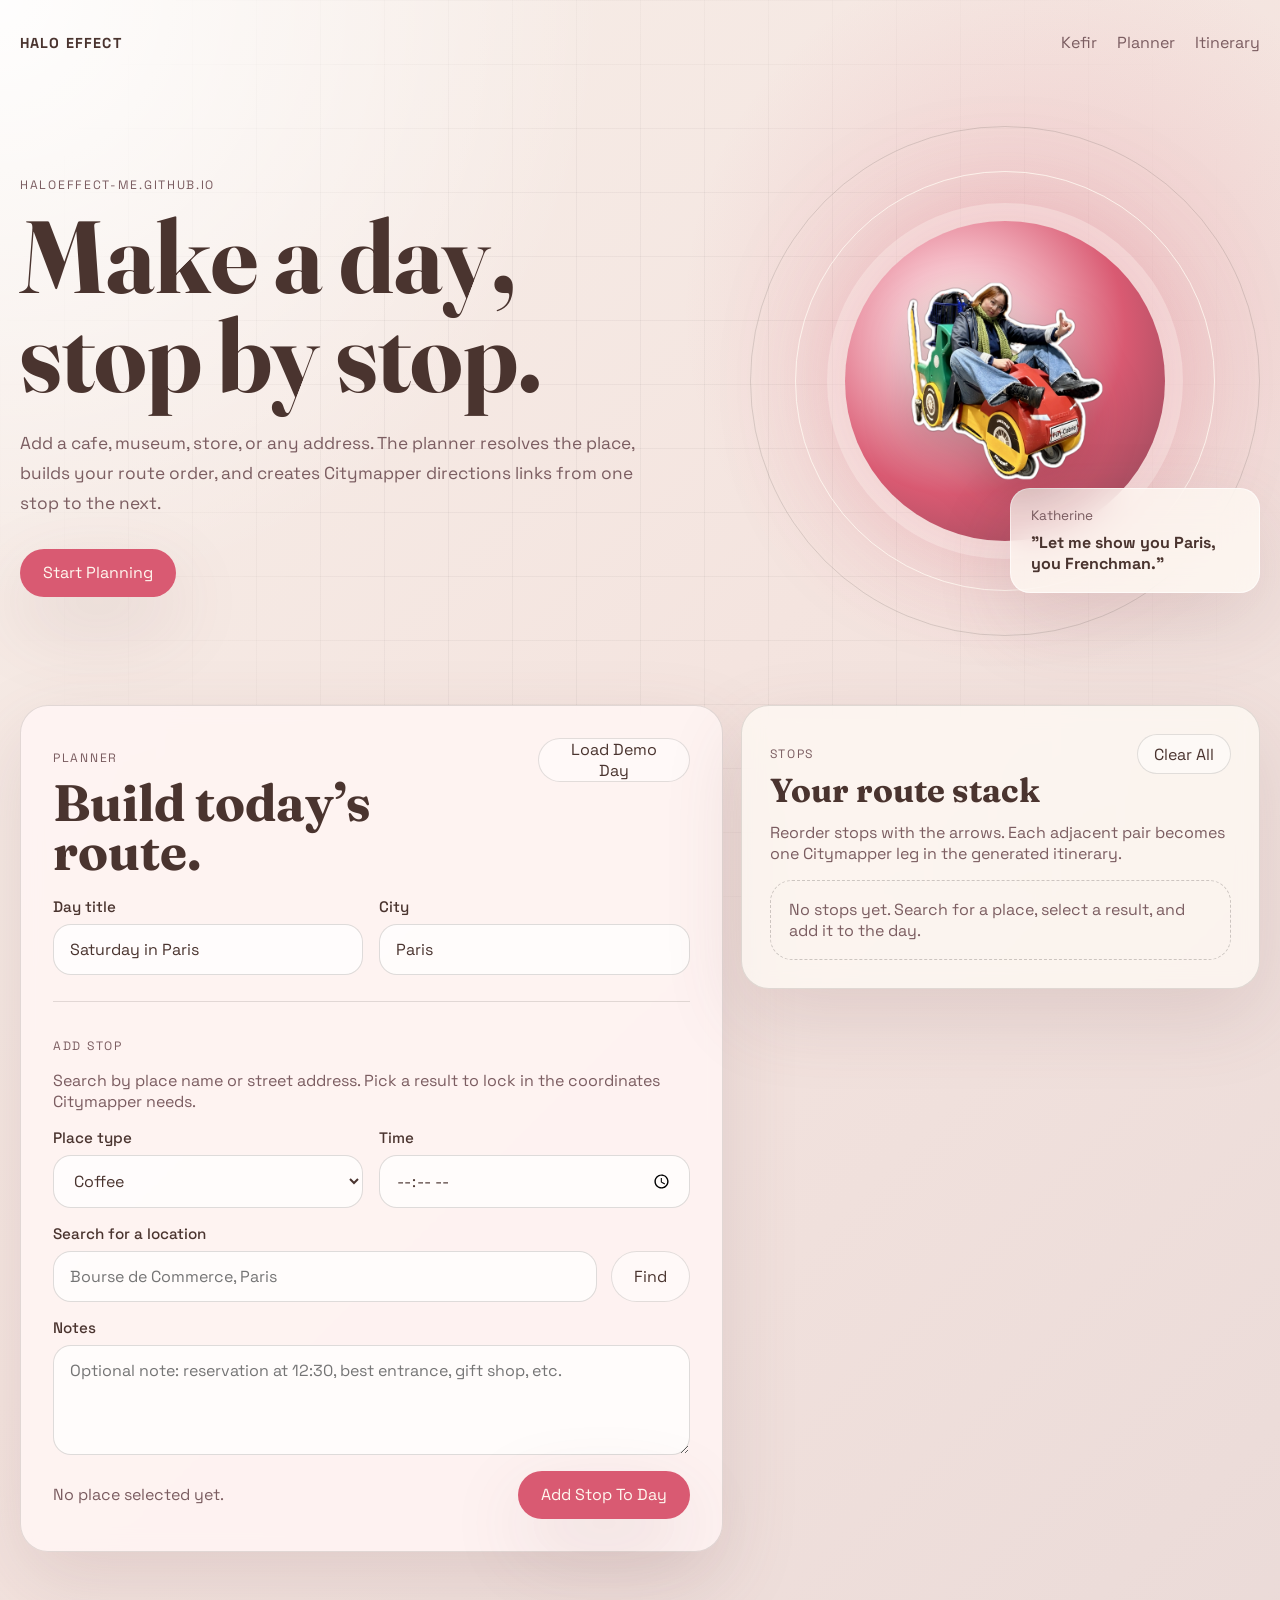
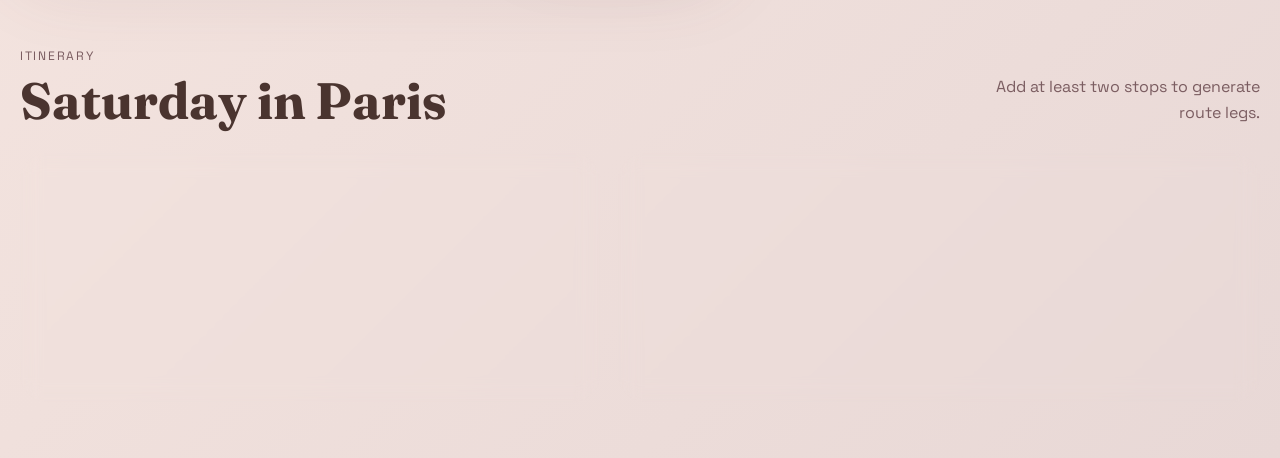
<file: index.html>
<!doctype html>
<html lang="en">
  <head>
    <meta charset="UTF-8" />
    <meta name="viewport" content="width=device-width, initial-scale=1.0" />
    <title>Halo Effect | Day Planner</title>
    <meta
      name="description"
      content="Plan a day by adding places, arranging stops, and generating Citymapper links between each leg."
    />
    <meta property="og:title" content="Halo Effect | Day Planner" />
    <meta
      property="og:description"
      content="Create a lightweight day itinerary with place lookup and Citymapper links."
    />
    <meta property="og:type" content="website" />
    <link rel="preconnect" href="https://fonts.googleapis.com" />
    <link rel="preconnect" href="https://fonts.gstatic.com" crossorigin />
    <link
      href="https://fonts.googleapis.com/css2?family=Space+Grotesk:wght@400;500;700&family=Fraunces:opsz,wght@9..144,600;9..144,700&display=swap"
      rel="stylesheet"
    />
    <link rel="stylesheet" href="styles.css" />
  </head>
  <body>
    <div class="page-shell">
      <header class="site-header">
        <a class="brand" href="#top">Halo Effect</a>
        <nav class="site-nav" aria-label="Primary">
          <a href="kefir.html">Kefir</a>
          <a href="#planner">Planner</a>
          <a href="#itinerary">Itinerary</a>
        </nav>
      </header>

      <main id="top">
        <section class="hero reveal">
          <div class="hero-copy">
            <p class="eyebrow">haloeffect-me.github.io</p>
            <h1>Make a day, stop by stop.</h1>
            <p class="lede">
              Add a cafe, museum, store, or any address. The planner resolves the
              place, builds your route order, and creates Citymapper directions
              links from one stop to the next.
            </p>
            <div class="hero-actions">
              <a class="button button-primary" href="#planner">Start Planning</a>
            </div>
          </div>

          <div class="hero-orbit" aria-hidden="true">
            <div class="orb orb-core"></div>
            <img
              class="orb-sticker"
              src="katherine_sticker.png"
              alt=""
            />
            <div class="orb orb-ring orb-ring-one"></div>
            <div class="orb orb-ring orb-ring-two"></div>
            <div class="signal-card">
              <span>Katherine</span>
              <strong>"Let me show you Paris, you Frenchman."</strong>
            </div>
          </div>
        </section>

        <section class="planner-layout reveal" id="planner">
          <article class="panel panel-highlight planner-panel">
            <div class="panel-head">
              <div>
                <p class="panel-label">Planner</p>
                <h2>Build today’s route.</h2>
              </div>
              <button class="ghost-button" id="load-demo" type="button">
                Load Demo Day
              </button>
            </div>

            <form class="day-form" id="stop-form">
              <div class="field-grid">
                <label class="field">
                  <span>Day title</span>
                  <input
                    id="day-title"
                    name="dayTitle"
                    type="text"
                    value="Saturday in Paris"
                    placeholder="Saturday in Paris"
                  />
                </label>

                <label class="field">
                  <span>City</span>
                  <input
                    id="day-city"
                    name="city"
                    type="text"
                    value="Paris"
                    placeholder="Paris"
                  />
                </label>
              </div>

              <div class="divider"></div>

              <div class="panel-head">
                <div>
                  <p class="panel-label">Add stop</p>
                  <p class="subtle">
                    Search by place name or street address. Pick a result to lock
                    in the coordinates Citymapper needs.
                  </p>
                </div>
              </div>

              <div class="field-grid">
                <label class="field">
                  <span>Place type</span>
                  <select id="stop-type" name="type">
                    <option value="Coffee">Coffee</option>
                    <option value="Museum">Museum</option>
                    <option value="Store">Store</option>
                    <option value="Lunch">Lunch</option>
                    <option value="Walk">Walk</option>
                    <option value="Other">Other</option>
                  </select>
                </label>

                <label class="field">
                  <span>Time</span>
                  <input id="stop-time" name="time" type="time" />
                </label>
              </div>

              <label class="field">
                <span>Search for a location</span>
                <div class="search-row">
                  <input
                    id="stop-query"
                    name="query"
                    type="text"
                    placeholder="Bourse de Commerce, Paris"
                    autocomplete="off"
                    required
                  />
                  <button class="button button-secondary" id="search-button" type="button">
                    Find
                  </button>
                </div>
              </label>

              <div class="results-shell" id="search-results" hidden>
                <p class="results-title">Choose a result</p>
                <div class="results-list" id="results-list"></div>
              </div>

              <label class="field">
                <span>Notes</span>
                <textarea
                  id="stop-notes"
                  name="notes"
                  rows="3"
                  placeholder="Optional note: reservation at 12:30, best entrance, gift shop, etc."
                ></textarea>
              </label>

              <div class="form-actions">
                <div class="selection-status" id="selection-status">
                  No place selected yet.
                </div>
                <button class="button button-primary" type="submit">
                  Add Stop To Day
                </button>
              </div>
            </form>
          </article>

          <aside class="panel side-panel">
            <div class="panel-head">
              <div>
                <p class="panel-label">Stops</p>
                <h3>Your route stack</h3>
              </div>
              <button class="ghost-button" id="clear-all" type="button">
                Clear All
              </button>
            </div>
            <p class="subtle">
              Reorder stops with the arrows. Each adjacent pair becomes one
              Citymapper leg in the generated itinerary.
            </p>
            <div class="stop-list" id="stop-list"></div>
          </aside>
        </section>

        <section class="itinerary-section reveal" id="itinerary">
          <div class="section-heading">
            <div>
              <p class="eyebrow">Itinerary</p>
              <h2 id="itinerary-title">Saturday in Paris</h2>
            </div>
            <div class="itinerary-summary" id="itinerary-summary">
              Add at least two stops to generate route legs.
            </div>
          </div>

          <div class="itinerary-grid">
            <article class="panel timeline-panel">
              <div class="panel-head">
                <div>
                  <p class="panel-label">Stops</p>
                  <h3>Planned sequence</h3>
                </div>
              </div>
              <div class="timeline" id="timeline"></div>
            </article>

            <article class="panel legs-panel">
              <div class="panel-head">
                <div>
                  <p class="panel-label">Directions</p>
                  <h3>Citymapper legs</h3>
                </div>
              </div>
              <div class="legs-list" id="legs-list"></div>
              <div class="saved-plan-actions">
                <button class="button button-primary" id="share-whatsapp-bottom" type="button">
                  Share on WhatsApp
                </button>
              </div>
            </article>
          </div>
        </section>

      </main>
    </div>

    <script src="script.js"></script>
  </body>
</html>
</file>
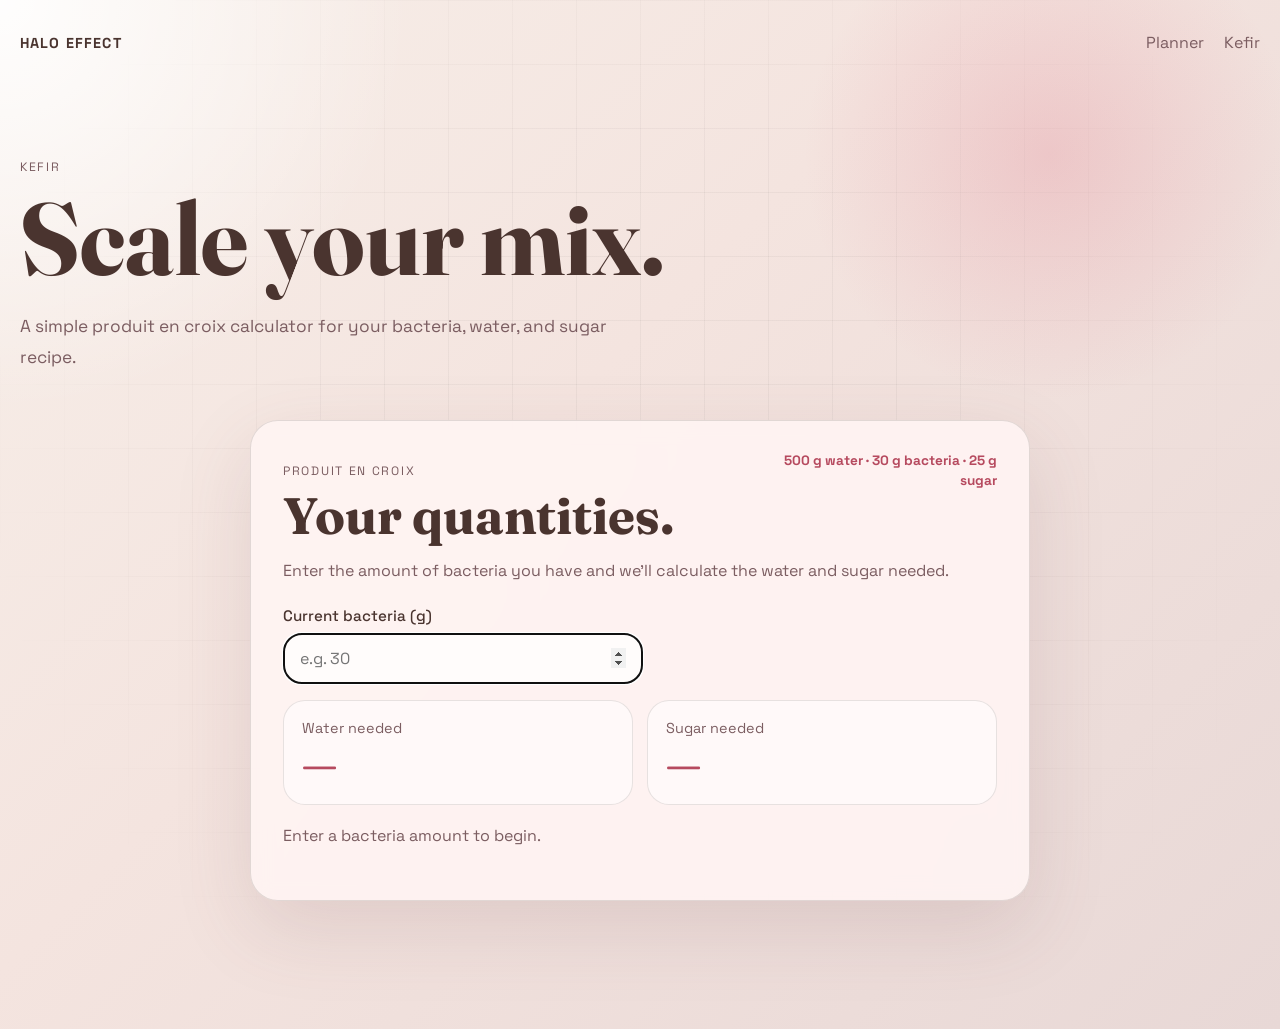
<file: kefir.html>
<!doctype html>
<html lang="en">
  <head>
    <meta charset="UTF-8" />
    <meta name="viewport" content="width=device-width, initial-scale=1.0" />
    <title>Kefir | Ingredient Calculator</title>
    <meta name="description" content="Scale water and sugar quantities from your available bacteria." />
    <link rel="preconnect" href="https://fonts.googleapis.com" />
    <link rel="preconnect" href="https://fonts.gstatic.com" crossorigin />
    <link href="https://fonts.googleapis.com/css2?family=Space+Grotesk:wght@400;500;700&family=Fraunces:opsz,wght@9..144,600;9..144,700&display=swap" rel="stylesheet" />
    <link rel="stylesheet" href="styles.css" />
  </head>
  <body>
    <div class="page-shell">
      <header class="site-header">
        <a class="brand" href="index.html">Halo Effect</a>
        <nav class="site-nav" aria-label="Primary">
          <a href="index.html">Planner</a>
          <a href="kefir.html" aria-current="page">Kefir</a>
        </nav>
      </header>

      <main id="top">
        <section class="kefir-hero reveal">
          <p class="eyebrow">Kefir</p>
          <h1>Scale your mix.</h1>
          <p class="lede">A simple produit en croix calculator for your bacteria, water, and sugar recipe.</p>
        </section>

        <section class="recipe-section reveal" aria-labelledby="calculator-title">
          <article class="panel panel-highlight recipe-calculator">
            <div class="panel-head">
              <div>
                <p class="panel-label">Produit en croix</p>
                <h2 id="calculator-title">Your quantities.</h2>
              </div>
              <span class="recipe-ratio">500 g water · 30 g bacteria · 25 g sugar</span>
            </div>
            <p class="subtle">Enter the amount of bacteria you have and we’ll calculate the water and sugar needed.</p>
            <div class="recipe-input-row">
              <label class="field">
                <span>Current bacteria (g)</span>
                <input id="bacteria-grams" type="number" inputmode="decimal" min="0" step="any" placeholder="e.g. 30" aria-describedby="recipe-message" autofocus />
              </label>
            </div>
            <div class="recipe-results" aria-live="polite">
              <div class="recipe-result"><span>Water needed</span><strong id="water-result">—</strong></div>
              <div class="recipe-result"><span>Sugar needed</span><strong id="sugar-result">—</strong></div>
            </div>
            <p class="recipe-message subtle" id="recipe-message">Enter a bacteria amount to begin.</p>
          </article>
        </section>
      </main>
    </div>
    <script src="kefir.js"></script>
  </body>
</html>
</file>
<file: styles.css>
:root {
  --bg: #f7efe9;
  --bg-deep: #e8d8d6;
  --text: #4a342f;
  --muted: #7b5d61;
  --line: rgba(21, 17, 13, 0.12);
  --panel: rgba(255, 251, 246, 0.72);
  --panel-strong: rgba(255, 244, 243, 0.9);
  --panel-dark: rgba(74, 52, 47, 0.94);
  --accent: #d95a72;
  --accent-strong: #b64a5f;
  --accent-soft: #f2a3b3;
  --shadow: 0 28px 80px rgba(113, 71, 76, 0.14);
  --radius: 28px;
}

* {
  box-sizing: border-box;
}

html {
  scroll-behavior: smooth;
}

body {
  margin: 0;
  min-height: 100vh;
  color: var(--text);
  font-family: "Space Grotesk", sans-serif;
  background:
    radial-gradient(circle at top left, rgba(255, 255, 255, 0.92), transparent 25%),
    radial-gradient(circle at 82% 15%, rgba(217, 90, 114, 0.2), transparent 18%),
    linear-gradient(135deg, var(--bg) 0%, #f4e4df 42%, var(--bg-deep) 100%);
}

body::before {
  content: "";
  position: fixed;
  inset: 0;
  pointer-events: none;
  background-image:
    linear-gradient(rgba(21, 17, 13, 0.04) 1px, transparent 1px),
    linear-gradient(90deg, rgba(21, 17, 13, 0.04) 1px, transparent 1px);
  background-size: 64px 64px;
  mask-image: radial-gradient(circle at center, black 36%, transparent 85%);
}

button,
input,
select,
textarea {
  font: inherit;
}

.page-shell {
  width: min(1240px, calc(100% - 32px));
  margin: 0 auto;
  padding: 24px 0 56px;
}

.site-header {
  display: flex;
  justify-content: space-between;
  align-items: center;
  gap: 24px;
  padding: 8px 0 24px;
}

.brand,
.site-nav a {
  color: var(--text);
  text-decoration: none;
}

.brand {
  font-size: 0.9rem;
  font-weight: 700;
  letter-spacing: 0.08em;
  text-transform: uppercase;
}

.site-nav {
  display: flex;
  gap: 20px;
  flex-wrap: wrap;
}

.site-nav a,
.subtle {
  color: var(--muted);
}

.auth-compact {
  display: flex;
  align-items: center;
  justify-content: flex-end;
  gap: 8px;
  flex-wrap: wrap;
  padding: 10px 12px;
  border: 1px solid var(--line);
  border-radius: 18px;
  background: rgba(255, 251, 246, 0.74);
  backdrop-filter: blur(10px);
}

.auth-compact-row {
  margin: 0 auto 18px 0;
  width: fit-content;
  max-width: 100%;
}

.auth-compact-label {
  font-size: 0.76rem;
  letter-spacing: 0.14em;
  text-transform: uppercase;
  color: var(--muted);
}

.auth-compact input {
  width: 120px;
  min-height: 38px;
  padding: 0 12px;
  border: 1px solid rgba(21, 17, 13, 0.14);
  border-radius: 12px;
  background: rgba(255, 255, 255, 0.72);
  color: var(--text);
}

.button-small,
.ghost-button-small {
  min-height: 38px;
  padding: 0 14px;
}

.auth-inline-status {
  min-width: 150px;
  font-size: 0.9rem;
}

.js .reveal {
  opacity: 0;
  transform: translateY(24px);
  transition:
    opacity 700ms ease,
    transform 700ms ease;
}

.js .reveal.is-visible {
  opacity: 1;
  transform: translateY(0);
}

h1,
h2,
h3 {
  margin: 0;
  font-family: "Fraunces", serif;
  font-weight: 700;
  line-height: 0.96;
}

.hero {
  display: grid;
  grid-template-columns: 1.15fr 0.85fr;
  gap: 40px;
  align-items: center;
  padding: 44px 0 64px;
}

.hero-copy {
  min-width: 0;
}

.eyebrow,
.panel-label,
.stop-chip,
.leg-chip {
  letter-spacing: 0.14em;
  text-transform: uppercase;
  font-size: 0.76rem;
  color: var(--muted);
}

h1 {
  max-width: 9ch;
  margin-top: 14px;
  font-size: clamp(3.6rem, 8vw, 7.2rem);
}

h2 {
  font-size: clamp(2.2rem, 4vw, 4rem);
}

h3 {
  font-size: clamp(1.6rem, 2.6vw, 2.2rem);
}

.lede {
  max-width: 58ch;
  margin: 24px 0 0;
  color: var(--muted);
  line-height: 1.75;
  font-size: 1.08rem;
}

.hero-actions,
.form-actions,
.search-row,
.stop-controls,
.section-heading,
.action-row,
.stacked-actions {
  display: flex;
  gap: 14px;
}

.hero-actions {
  flex-wrap: wrap;
  margin-top: 30px;
}

.action-row,
.stacked-actions {
  flex-wrap: wrap;
}

.button,
.ghost-button {
  display: inline-flex;
  align-items: center;
  justify-content: center;
  min-height: 48px;
  padding: 0 22px;
  border-radius: 999px;
  border: 1px solid transparent;
  text-decoration: none;
  cursor: pointer;
  transition:
    transform 180ms ease,
    background-color 180ms ease,
    box-shadow 180ms ease,
    border-color 180ms ease;
}

.button:hover,
.ghost-button:hover {
  transform: translateY(-2px);
}

.button-primary {
  background: var(--accent);
  color: #fff8ef;
  box-shadow: var(--shadow);
}

.button-secondary,
.ghost-button {
  border-color: var(--line);
  color: var(--text);
  background: rgba(255, 255, 255, 0.48);
}

.ghost-button {
  min-height: 40px;
  padding: 0 16px;
}

.hero-orbit {
  position: relative;
  min-height: 520px;
  display: grid;
  place-items: center;
}

.orb {
  position: absolute;
  border-radius: 50%;
}

.orb-core {
  width: min(30vw, 320px);
  aspect-ratio: 1;
  background:
    radial-gradient(circle at 36% 34%, #fff8ef 0%, #f7c2cc 22%, #d95a72 56%, #7d4352 100%);
  box-shadow:
    0 0 0 18px rgba(255, 244, 243, 0.32),
    0 0 120px rgba(217, 90, 114, 0.34);
}

.orb-sticker {
  position: absolute;
  z-index: 2;
  width: min(21vw, 210px);
  height: auto;
  filter: drop-shadow(0 16px 24px rgba(21, 17, 13, 0.22));
}

.orb-ring {
  border: 1px solid rgba(255, 251, 242, 0.8);
}

.orb-ring-one {
  width: min(38vw, 420px);
  aspect-ratio: 1;
  animation: drift 13s linear infinite;
}

.orb-ring-two {
  width: min(46vw, 510px);
  aspect-ratio: 1;
  border-color: rgba(21, 17, 13, 0.12);
  animation: driftReverse 18s linear infinite;
}

.signal-card {
  position: absolute;
  right: 0;
  bottom: 48px;
  width: min(250px, 74%);
  padding: 18px 20px;
  border: 1px solid rgba(255, 255, 255, 0.6);
  border-radius: 20px;
  background: rgba(255, 251, 245, 0.76);
  backdrop-filter: blur(18px);
  box-shadow: var(--shadow);
}

.signal-card span {
  display: block;
  margin-bottom: 8px;
  color: var(--muted);
  font-size: 0.85rem;
}

.utility-layout,
.planner-layout,
.itinerary-grid,
.info-grid {
  display: grid;
  gap: 18px;
}

.utility-layout {
  grid-template-columns: 1fr;
  margin-bottom: 18px;
}

.recipe-section {
  margin: 0 0 72px;
}

.kefir-hero {
  max-width: 680px;
  padding: 70px 0 48px;
}

.kefir-hero h1 {
  max-width: none;
}

.recipe-calculator {
  max-width: 780px;
  margin: 0 auto;
  padding: 30px 32px;
}

.recipe-ratio {
  max-width: 28ch;
  color: var(--accent-strong);
  font-size: 0.85rem;
  font-weight: 700;
  line-height: 1.5;
  text-align: right;
}

.recipe-calculator > .subtle {
  margin: 18px 0 22px;
  line-height: 1.6;
}

.recipe-input-row {
  max-width: 360px;
}

.recipe-results {
  display: grid;
  grid-template-columns: repeat(2, minmax(0, 1fr));
  gap: 14px;
  margin-top: 6px;
}

.recipe-result {
  padding: 18px;
  border: 1px solid rgba(21, 17, 13, 0.1);
  border-radius: 22px;
  background: rgba(255, 255, 255, 0.52);
}

.recipe-result span {
  display: block;
  color: var(--muted);
  font-size: 0.9rem;
}

.recipe-result strong {
  display: block;
  margin-top: 7px;
  color: var(--accent-strong);
  font-family: "Fraunces", serif;
  font-size: clamp(1.8rem, 4vw, 2.6rem);
  line-height: 1;
}

.recipe-message {
  min-height: 1.6em;
  margin: 16px 0 0;
}

.planner-layout {
  grid-template-columns: 1.15fr 0.85fr;
  align-items: start;
}

.itinerary-grid {
  grid-template-columns: 0.95fr 1.05fr;
}

.info-grid {
  grid-template-columns: 1.2fr 1fr 1fr;
  margin-top: 88px;
}

.panel {
  border: 1px solid var(--line);
  border-radius: var(--radius);
  background: var(--panel);
  backdrop-filter: blur(10px);
  box-shadow: var(--shadow);
}

.panel-highlight {
  background: var(--panel-strong);
}

.planner-panel,
.side-panel,
.timeline-panel,
.legs-panel,
.action-panel,
.info-grid .panel {
  padding: 28px;
}

.planner-panel {
  padding: 32px;
}

.panel-head {
  display: flex;
  justify-content: space-between;
  gap: 18px;
  align-items: start;
}

.day-form {
  margin-top: 20px;
}

.field-grid {
  display: grid;
  grid-template-columns: repeat(2, minmax(0, 1fr));
  gap: 16px;
}

.field {
  display: grid;
  gap: 8px;
  margin-bottom: 16px;
}

.field span {
  font-size: 0.95rem;
  font-weight: 500;
}

.field input,
.field select,
.field textarea {
  width: 100%;
  padding: 14px 16px;
  border: 1px solid rgba(21, 17, 13, 0.14);
  border-radius: 18px;
  background: rgba(255, 255, 255, 0.72);
  color: var(--text);
}

.field textarea {
  min-height: 110px;
  resize: vertical;
}

.search-row input {
  flex: 1;
}

.divider {
  height: 1px;
  margin: 10px 0 24px;
  background: var(--line);
}

.results-shell {
  margin-bottom: 18px;
  border: 1px solid rgba(21, 17, 13, 0.1);
  border-radius: 22px;
  background: rgba(255, 255, 255, 0.52);
  overflow: hidden;
}

.results-title {
  margin: 0;
  padding: 14px 18px;
  font-size: 0.92rem;
  color: var(--muted);
  border-bottom: 1px solid rgba(21, 17, 13, 0.08);
}

.results-list {
  display: grid;
}

.result-option {
  width: 100%;
  padding: 16px 18px;
  border: 0;
  border-bottom: 1px solid rgba(21, 17, 13, 0.08);
  background: transparent;
  text-align: left;
  cursor: pointer;
}

.result-option:last-child {
  border-bottom: 0;
}

.result-option strong,
.stop-card h4,
.timeline-stop h4,
.leg-card h4 {
  display: block;
  margin: 0 0 6px;
  font-size: 1rem;
}

.result-option span,
.stop-meta,
.timeline-stop p,
.leg-card p,
.selection-status {
  color: var(--muted);
  line-height: 1.6;
}

.form-actions {
  justify-content: space-between;
  align-items: center;
  flex-wrap: wrap;
}

.selection-status {
  min-height: 24px;
}

.selection-status.is-ready {
  color: #2f7d32;
}

.selection-status.is-active {
  color: var(--accent-strong);
}

#auth-status.is-active {
  color: #2f7d32;
}

.stop-list,
.timeline,
.legs-list,
.saved-plans,
.saved-plan-links {
  display: grid;
  gap: 14px;
}

.stop-card,
.timeline-stop,
.leg-card,
.saved-plan-card {
  padding: 18px;
  border: 1px solid rgba(21, 17, 13, 0.1);
  border-radius: 22px;
  background: rgba(255, 255, 255, 0.52);
}

.stop-head,
.timeline-head,
.leg-head,
.saved-plan-head {
  display: flex;
  justify-content: space-between;
  gap: 12px;
  align-items: start;
}

.stop-chip,
.leg-chip {
  display: inline-flex;
  align-items: center;
  min-height: 28px;
  padding: 0 10px;
  border-radius: 999px;
  background: rgba(217, 90, 114, 0.12);
  color: var(--accent-strong);
}

.stop-controls {
  flex-wrap: wrap;
}

.mini-button {
  min-width: 38px;
  min-height: 38px;
  padding: 0 12px;
  border: 1px solid rgba(21, 17, 13, 0.12);
  border-radius: 12px;
  background: rgba(255, 255, 255, 0.7);
  cursor: pointer;
}

.mini-button:disabled {
  opacity: 0.4;
  cursor: not-allowed;
}

.empty-state {
  padding: 18px;
  border: 1px dashed rgba(21, 17, 13, 0.2);
  border-radius: 22px;
  color: var(--muted);
}

.itinerary-section {
  padding-top: 84px;
}

.section-heading {
  justify-content: space-between;
  align-items: end;
  margin-bottom: 28px;
}

.itinerary-summary {
  max-width: 30ch;
  color: var(--muted);
  line-height: 1.6;
  text-align: right;
}

.timeline {
  position: relative;
}

.timeline::before {
  content: "";
  position: absolute;
  top: 12px;
  bottom: 12px;
  left: 13px;
  width: 1px;
  background: rgba(21, 17, 13, 0.12);
}

.timeline-stop {
  position: relative;
  padding-left: 42px;
}

.timeline-stop::before {
  content: "";
  position: absolute;
  left: 0;
  top: 18px;
  width: 26px;
  height: 26px;
  border-radius: 50%;
  background:
    radial-gradient(circle at 36% 36%, #fff8ef 0%, #f2a3b3 42%, #d95a72 100%);
  box-shadow: 0 0 0 6px rgba(217, 90, 114, 0.1);
}

.timeline-stop p,
.leg-card p {
  margin: 0;
}

.timeline-note,
.leg-address {
  margin-top: 8px;
}

.leg-card {
  background: var(--panel-dark);
  color: #fff8ef;
}

.leg-card p,
.leg-card .leg-address {
  color: rgba(255, 248, 239, 0.76);
}

.leg-card .button-secondary {
  color: #fff8ef;
  border-color: rgba(255, 248, 239, 0.18);
  background: rgba(255, 248, 239, 0.08);
}

.helper-note {
  margin-top: 14px;
  font-size: 0.92rem;
  color: var(--muted);
}

.saved-plans {
  margin-top: 18px;
}

.saved-plan-card h4 {
  margin: 0 0 6px;
  font-size: 1rem;
}

.saved-plan-meta,
.saved-plan-links a {
  color: var(--muted);
  line-height: 1.6;
}

.saved-plan-links a {
  text-decoration: none;
}

.saved-route-link {
  display: inline-flex;
  padding: 10px 12px;
  border: 1px solid rgba(21, 17, 13, 0.1);
  border-radius: 14px;
  background: rgba(255, 255, 255, 0.56);
}

.saved-plan-actions {
  display: flex;
  gap: 10px;
  flex-wrap: wrap;
  margin-top: 12px;
}

.saved-plan-links {
  margin-top: 12px;
}

.place-link {
  color: inherit;
  text-decoration: none;
}

.place-link:hover,
.place-link:focus-visible,
.saved-route-link:hover,
.saved-route-link:focus-visible,
.place-site-link:hover,
.place-site-link:focus-visible {
  text-decoration: underline;
}

.place-site-link,
.result-site {
  display: inline-flex;
  margin-top: 10px;
  color: var(--accent-strong);
}

code {
  padding: 0.12rem 0.36rem;
  border-radius: 0.45rem;
  background: rgba(21, 17, 13, 0.08);
}

@keyframes drift {
  from {
    transform: rotate(0deg);
  }
  to {
    transform: rotate(360deg);
  }
}

@keyframes driftReverse {
  from {
    transform: rotate(360deg);
  }
  to {
    transform: rotate(0deg);
  }
}

@media (max-width: 1040px) {
  .hero,
  .utility-layout,
  .planner-layout,
  .itinerary-grid,
  .info-grid {
    grid-template-columns: 1fr;
  }

  .hero-orbit {
    min-height: 360px;
  }
}

@media (max-width: 720px) {
  .page-shell {
    width: min(100% - 20px, 1240px);
    padding-top: 14px;
  }

  .site-header,
  .panel-head,
  .section-heading,
  .form-actions,
  .stop-head,
  .timeline-head,
  .leg-head,
  .saved-plan-head {
    display: grid;
  }

  .auth-compact {
    justify-content: stretch;
    padding: 12px;
    border-radius: 20px;
  }

  .auth-compact input,
  .auth-inline-status {
    width: 100%;
    min-width: 0;
  }

  .auth-compact .button,
  .auth-compact .ghost-button {
    width: 100%;
  }

  .auth-inline-status {
    margin-top: 2px;
  }

  .field-grid {
    grid-template-columns: 1fr;
  }

  .recipe-calculator {
    padding: 26px;
  }

  .recipe-ratio {
    text-align: left;
  }

  .search-row {
    display: grid;
  }

  .action-row,
  .saved-plan-actions,
  .saved-plan-links {
    display: grid;
  }

  .action-row .button,
  .saved-plan-actions .button,
  .saved-plan-actions .mini-button,
  .saved-route-link {
    width: 100%;
    justify-content: center;
  }

  .itinerary-summary {
    text-align: left;
  }

  h1 {
    max-width: 11ch;
    font-size: clamp(2.8rem, 13vw, 4.5rem);
  }

  .lede {
    margin-top: 18px;
    font-size: 1rem;
    line-height: 1.65;
  }

  .hero {
    gap: 20px;
    padding: 18px 0 40px;
  }

  .hero-actions .button {
    width: 100%;
  }

  .hero-orbit {
    min-height: 300px;
  }

  .orb-core {
    width: min(62vw, 250px);
  }

  .orb-sticker {
    width: min(44vw, 170px);
  }

  .orb-ring-one {
    width: min(76vw, 320px);
  }

  .orb-ring-two {
    width: min(90vw, 380px);
  }

  .signal-card {
    position: relative;
    right: auto;
    bottom: auto;
    width: min(100%, 280px);
    margin-top: 210px;
    padding: 14px 16px;
  }

  .planner-panel,
  .side-panel,
  .timeline-panel,
  .legs-panel,
  .action-panel,
    .info-grid .panel {
    padding: 22px;
  }
}

@media (max-width: 480px) {
  .site-header {
    gap: 10px;
    padding-bottom: 16px;
  }

  .site-nav {
    gap: 14px;
    font-size: 0.95rem;
  }

  .auth-compact-label {
    width: 100%;
  }

  .planner-panel,
  .side-panel,
  .timeline-panel,
  .legs-panel,
  .action-panel,
  .info-grid .panel {
    padding: 18px;
    border-radius: 22px;
  }

  .recipe-results {
    grid-template-columns: 1fr;
  }

  .field input,
  .field select,
  .field textarea {
    padding: 13px 14px;
    border-radius: 16px;
  }

  .stop-card,
  .timeline-stop,
  .leg-card,
  .saved-plan-card {
    padding: 16px;
    border-radius: 18px;
  }
}

@media (prefers-reduced-motion: reduce) {
  html {
    scroll-behavior: auto;
  }

  *,
  *::before,
  *::after {
    animation: none !important;
    transition: none !important;
  }

  .js .reveal {
    opacity: 1;
    transform: none;
  }
}
</file>
